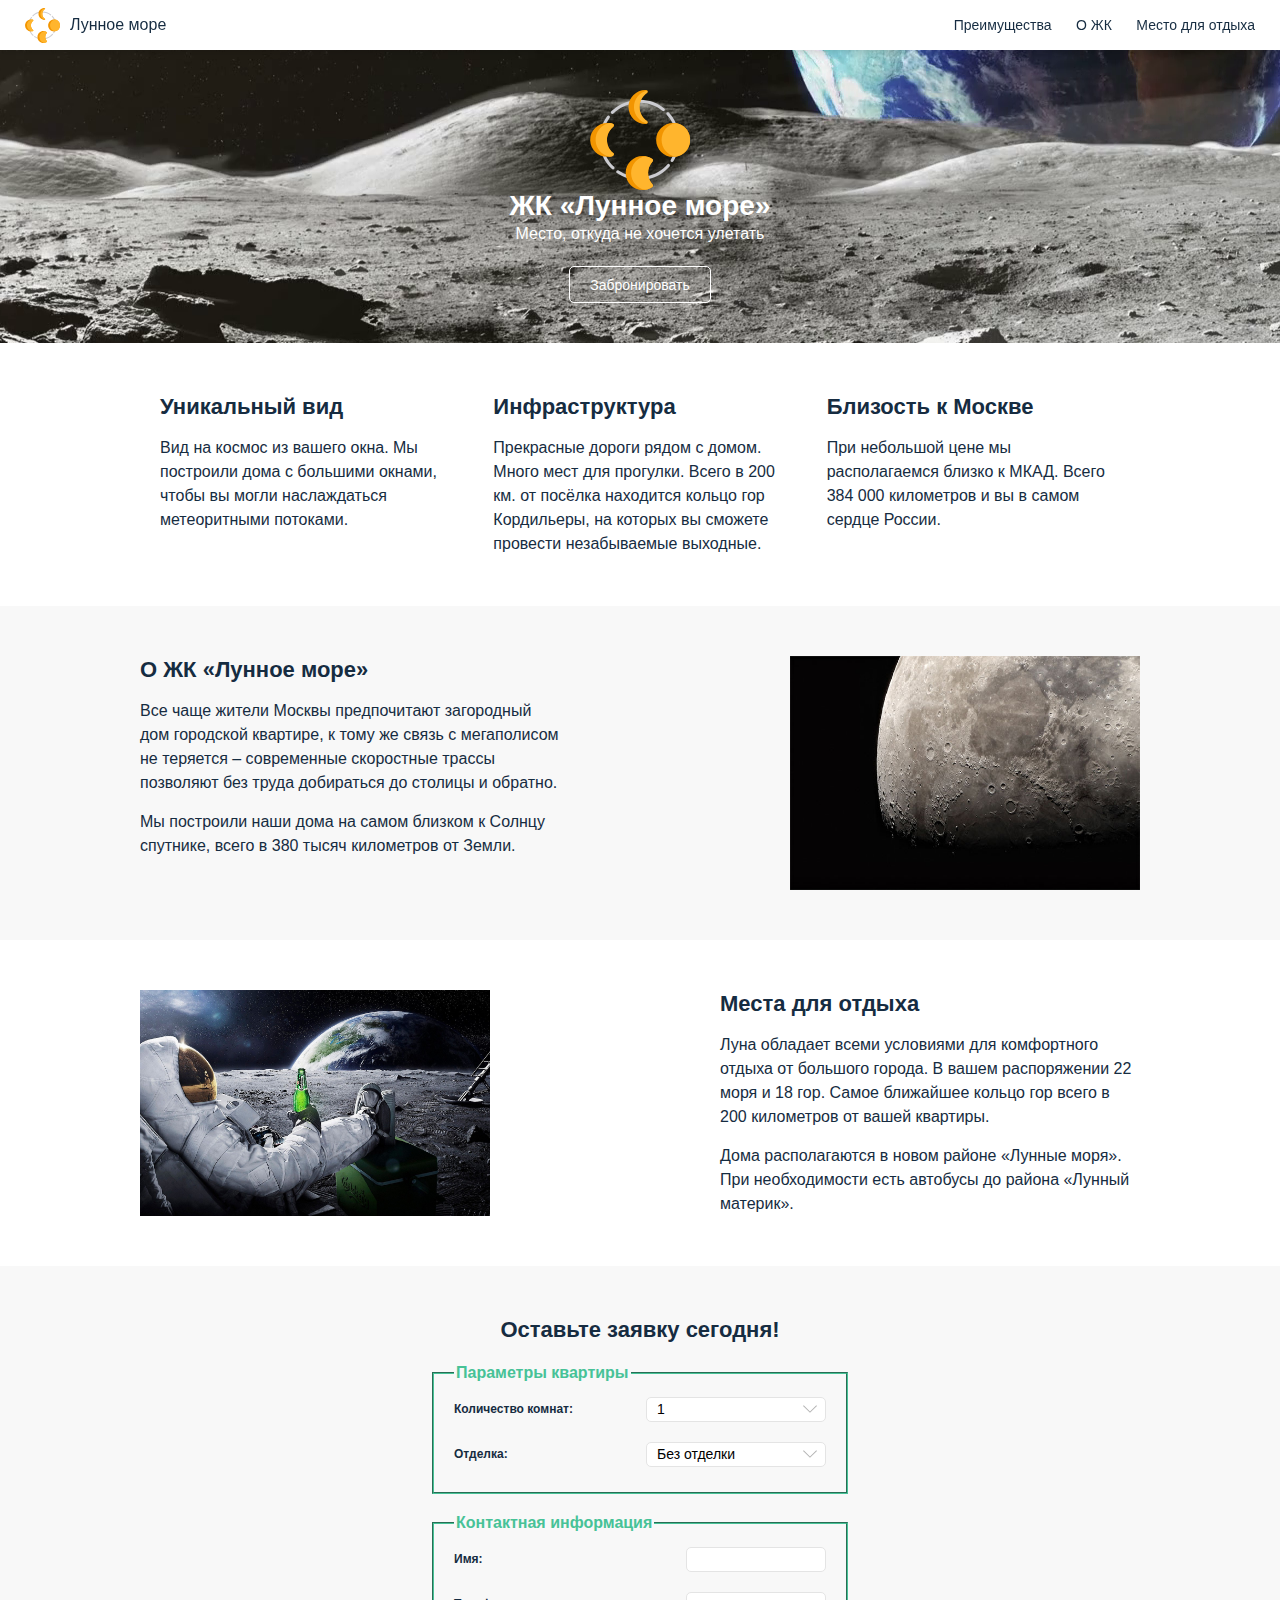
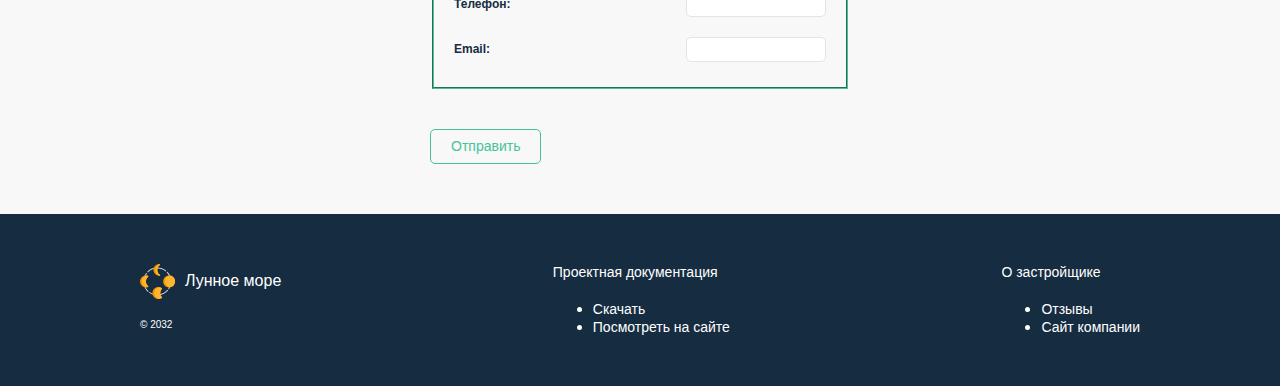
<file: index.html>
<!DOCTYPE html>
<html lang="ru">
<head>
    <meta charset="UTF-8">
    <meta name="viewport" content="width=device-width, initial-scale=1.0">
    <meta http-equiv="X-UA-Compatible" content="ie=edge">
    <title>ЖК «Лунное море», juliaovod</title>

    <link rel="stylesheet" href="styles/style.css">
</head>
<body>
    <header class="header justify-content-space-between">
        <a href="/" class="logo display-flex align-items-center" title="Перейти на главную страницу">
            <img class="logo__image" src="images/logo.svg" width="35" height="35" alt="Логотип">
            <span class="logo__text">Лунное море</span>
        </a>
        <nav>
            <a href="#advantages" class="ml-20 link" title="Преимущества">Преимущества</a>
            <a href="#about" class="ml-20 link" title="О ЖК">О ЖК</a>
            <a href="#rest" class="ml-20 link" title="Место для отдыха">Место для отдыха</a>
        </nav>
    </header>

    <main>
        <div class="banner display-flex flex-direction-column align-items-center justify-content-center">
            <img src="images/logo.svg" width="100" height="100" alt="Логотип">
            <h1 class="text-color-white">ЖК «Лунное море»</h1>
            <p class="text-color-white">Место, откуда не хочется улетать</p>
            <a href="#form" class="banner__button display-flex align-items-center justify-content-center mt-20 button" title="Перейти на страницу формы">
                Забронировать
            </a>
        </div>

        <section class="display-flex justify-content-center" id="advantages">
            <div class="container">
                <div class="width-33-pct py-20">
                    <h2>Уникальный вид</h2>
                    <p>
                        Вид на космос из вашего окна. Мы построили дома с большими окнами,
                        чтобы вы могли наслаждаться метеоритными потоками.
                    </p>
                </div>
                <div class="width-33-pct py-20">
                    <h2>Инфраструктура</h2>
                    <p>
                        Прекрасные дороги рядом с домом. Много мест для прогулки. Всего в 200 км. от посёлка
                        находится кольцо гор Кордильеры, на которых вы сможете провести незабываемые выходные.
                    </p>
                </div>
                <div class="width-33-pct py-20">
                    <h2>Близость к Москве</h2>
                    <p>
                        При небольшой цене мы располагаемся близко к МКАД.
                        Всего 384 000 километров и вы в самом сердце России.
                    </p>
                </div>
            </div>
        </section>

        <section class="display-flex justify-content-center background-color-gray" id="about">
            <div class="container justify-content-space-between">
                <div class="width-420-px">
                    <h2>О ЖК «Лунное море»</h2>
                    <p>
                        Все чаще жители Москвы предпочитают загородный дом городской квартире,
                        к тому же связь с мегаполисом не теряется – современные скоростные трассы позволяют без
                        труда добираться до столицы и обратно.
                    </p>
                    <p>
                        Мы построили наши дома на самом близком к Солнцу спутнике,
                        всего в 380 тысяч километров от Земли.
                    </p>
                </div>
                <img src="images/moon-1.jpg" alt="Луна" width="35%" height="auto">
            </div>
        </section>

        <section class="display-flex justify-content-center" id="rest">
            <div class="container justify-content-space-between">
                <img src="images/moon-2.jpg" alt="Луна" width="35%" height="auto">
                <div class="width-420-px">
                    <h2>Места для отдыха</h2>
                    <p>
                        Луна обладает всеми условиями для комфортного отдыха от большого города. В вашем распоряжении
                        22 моря и 18 гор. Самое ближайшее кольцо гор всего в 200 километров от вашей квартиры.
                    </p>
                    <p>
                        Дома располагаются в новом районе «Лунные моря». При необходимости
                        есть автобусы до района «Лунный материк».
                    </p>
                </div>
            </div>
        </section>

        <section class="display-flex justify-content-center background-color-gray" id="form">
            <div class="container flex-direction-column justify-content-center align-items-center">
                <h2 class="mb-20">Оставьте заявку сегодня!</h2>
                <form class="form width-420-px">
                    <fieldset class="fieldset">
                        <legend class="fieldset__legend">Параметры квартиры</legend>
                        <div class="display-flex align-items-center justify-content-space-between">
                            <label for="rooms" class="label">Количество комнат:</label>
                            <select class="select input" id="rooms" >
                                <option value="1">1</option>
                                <option value="2">2</option>
                                <option value="3">3</option>
                            </select>
                        </div>
                        <div class="display-flex align-items-center justify-content-space-between mt-20">
                            <label for="decorations" class="label">Отделка:</label>
                            <select class="select input" id="decorations">
                                <option value="1">Без отделки</option>
                                <option value="2">Частичная отделка</option>
                                <option value="3">Полная отделка</option>
                            </select>
                        </div>
                    </fieldset>

                    <fieldset class="fieldset">
                        <legend class="fieldset__legend">Контактная информация</legend>
                        <div class="display-flex align-items-center justify-content-space-between">
                            <label for="name" class="label">Имя:</label>
                            <input type="text" id="name" class="input">
                        </div>
                        <div class="display-flex align-items-center justify-content-space-between mt-20">
                            <label for="phone" class="label">Телефон:</label>
                            <input type="tel" id="phone" class="input">
                        </div>
                        <div class="display-flex align-items-center justify-content-space-between mt-20">
                            <label for="email" class="label">Email:</label>
                            <input type="email" id="email" class="input">
                        </div>
                    </fieldset>

                    <button type="submit" class="form__button mt-20 button" title="Отправить форму">Отправить</button>
                </form>
            </div>
        </section>
    </main>

    <footer class="footer display-flex justify-content-center">
        <div class="container justify-content-space-between">
            <div>
                <div class="logo display-flex align-items-center">
                    <img class="logo__image" src="images/logo.svg" width="35" height="35" alt="Логотип">
                    <span class="logo__text text-color-white">Лунное море</span>
                </div>
                <div class="copyright mt-20 text-color-white">© 2032</div>
            </div>

            <div>
                <h3 class="text-color-white">Проектная документация</h3>
                <ul class="mt-20">
                    <li class="text-color-white">
                        <a href="/" class="text-color-white link" title="Скачать">Скачать</a>
                    </li>
                    <li class="text-color-white">
                        <a href="/" class="text-color-white link" title="Посмотреть на сайте">Посмотреть на сайте</a>
                    </li>
                </ul>
            </div>

            <div>
                <h3 class="text-color-white">О застройщике</h3>
                <ul class="mt-20">
                    <li class="text-color-white">
                        <a href="/" class="text-color-white link" title="Отзывы">Отзывы</a>
                    </li>
                    <li class="text-color-white">
                        <a href="/" class="text-color-white link" title="Сайт компании">Сайт компании</a>
                    </li>
                </ul>
            </div>
        </div>
    </footer>
</body>
</html>
</file>
<file: styles/style.css>
@import 'base/atomic.css';
@import 'base/root.css';
@import 'base/typography.css';

@import 'atoms/button.css';
@import 'atoms/fieldset.css';
@import 'atoms/input.css';
@import 'atoms/label.css';
@import 'atoms/link.css';
@import 'atoms/select.css';

@import 'molecules/banner.css';
@import 'molecules/copyright.css';
@import 'molecules/footer.css';
@import 'molecules/header.css';
@import 'molecules/logo.css';

@import 'organisms/form.css';

@import 'templates/container.css';
</file>
